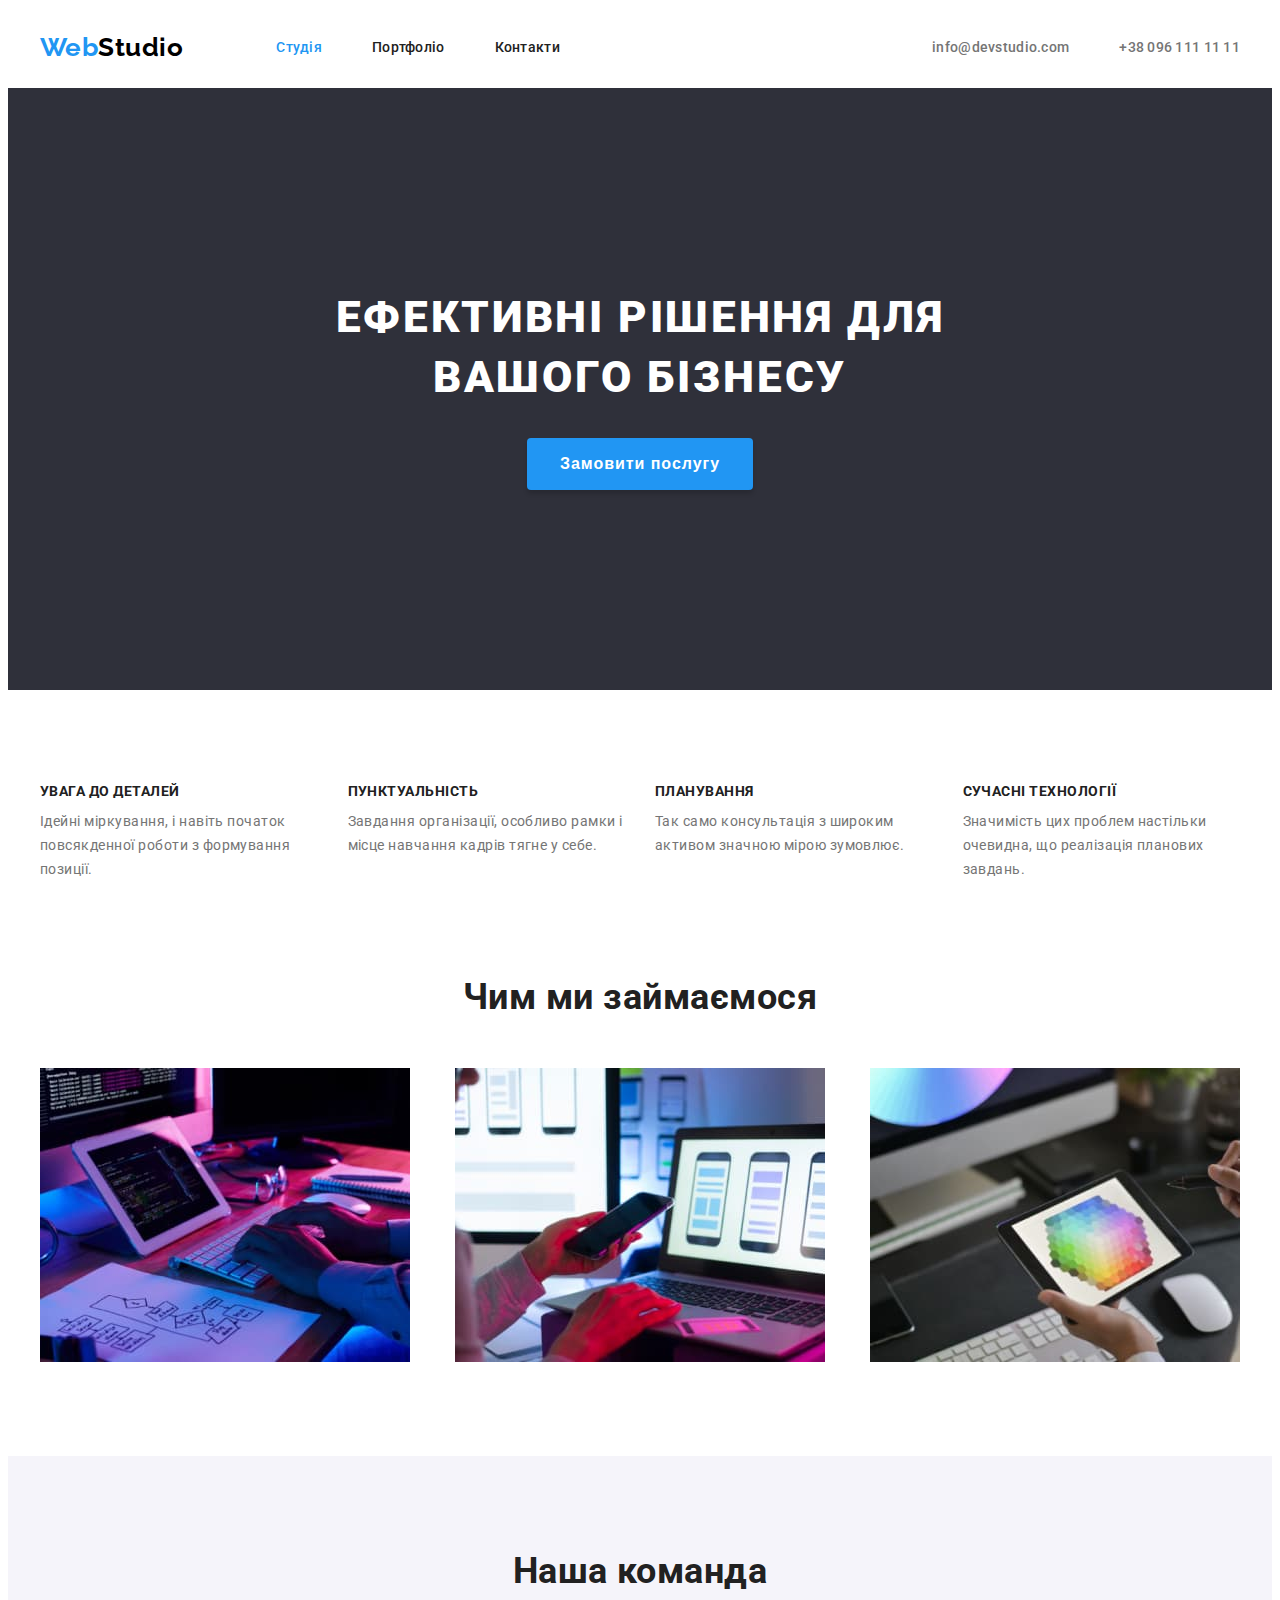
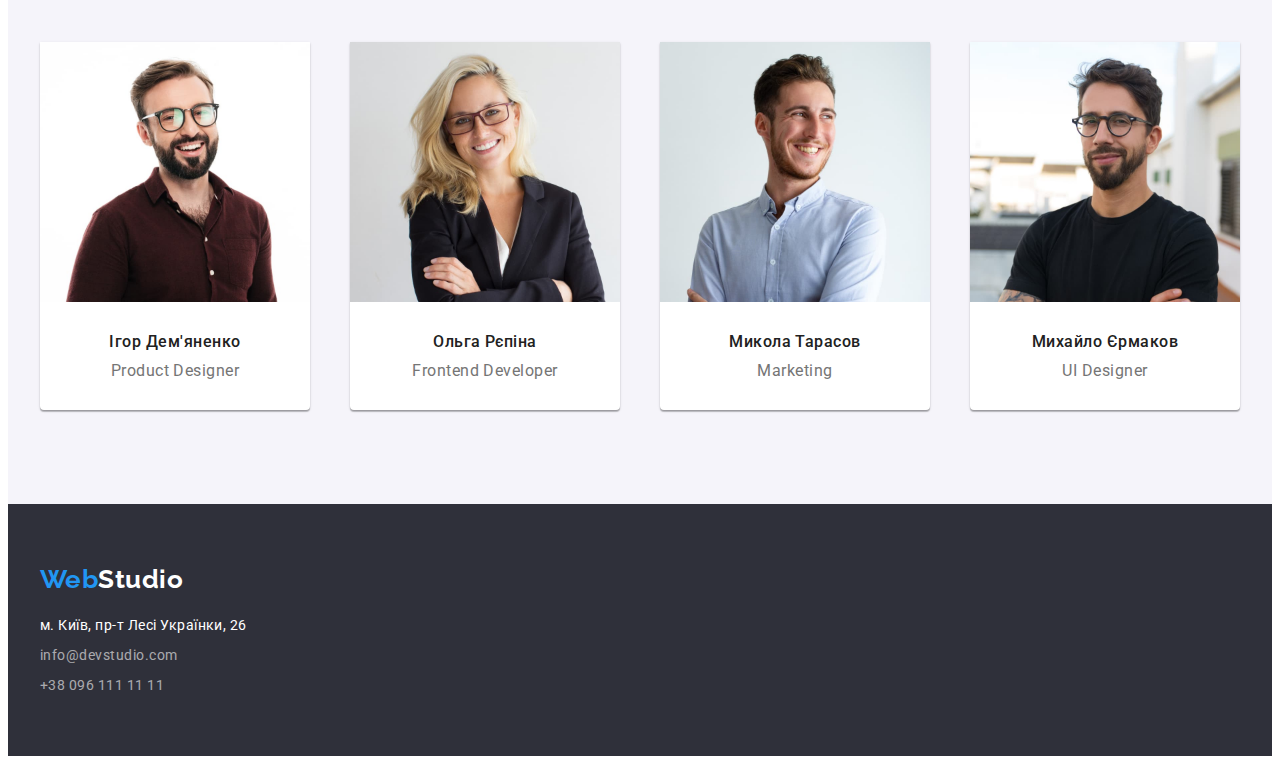
<file: index.html>
<!DOCTYPE html>
<html lang="uk">
  <head>
    <meta charset="UTF-8" />
    <meta http-equiv="X-UA-Compatible" content="IE=edge" />
    <meta name="viewport" content="width=device-width, initial-scale=1.0" />
    <title>Студія</title>
    <link rel="preconnect" href="https://fonts.googleapis.com" />
    <link rel="preconnect" href="https://fonts.gstatic.com" crossorigin />
    <link
      href="https://fonts.googleapis.com/css2?family=Raleway:wght@700&family=Roboto:wght@400;500;700;900&display=swap"
      rel="stylesheet"
    />
    <link
      rel="stylesheet"
      href="https://cdnjs.cloudflare.com/ajax/libs/modern-normalize/1.1.0/modern-normalize.min.css"
      integrity="sha512-wpPYUAdjBVSE4KJnH1VR1HeZfpl1ub8YT/NKx4PuQ5NmX2tKuGu6U/JRp5y+Y8XG2tV+wKQpNHVUX03MfMFn9Q=="
      crossorigin="anonymous"
      referrerpolicy="no-referrer"
    />
    <link rel="stylesheet" href="./css/styles.css" />
  </head>
  <body>
    <!-- Шапка сторінки -->
    <header class="page-header">
      <div class="header-container container">
        <a href="./index.html" class="logo-header link"
          ><span class="logo-start">Web</span>Studio</a
        >
        <!-- Навігація на інші сторінки -->
        <nav class="nav">
          <ul class="nav-list list">
            <li class="item"><a href="./index.html" class="nav-link link current">Студія</a></li>
            <li class="item"><a href="./portfolio.html" class="nav-link link">Портфоліо</a></li>
            <li class="item"><a href="#" class="nav-link link">Контакти</a></li>
          </ul>
        </nav>
        <ul class="contact-list list">
          <li class="item">
            <a href="mailto:info@devstudio.com" class="contact-link link">info@devstudio.com</a>
          </li>
          <li class="item">
            <a href="tel:+380961111111" class="contact-link link">+38 096 111 11 11</a>
          </li>
        </ul>
      </div>
    </header>
    <!-- Унікальний контент сторінки -->
    <main>
      <!-- Головна секція -->
      <section class="hero">
        <div class="hero-container container">
          <h1 class="hero-title">Ефективні рішення для вашого бізнесу</h1>
          <button type="button" class="hero-button button">Замовити послугу</button>
        </div>
      </section>
      <!-- Наші переваги -->
      <section class="advantages section">
        <div class="container">
          <h2 hidden>Наші переваги</h2>
          <ul class="advantages-list list">
            <li class="item">
              <h3 class="advantages-title">УВАГА ДО ДЕТАЛЕЙ</h3>
              <p class="advantages-text">
                Ідейні міркування, і навіть початок повсякденної роботи з формування позиції.
              </p>
            </li>
            <li class="item">
              <h3 class="advantages-title">ПУНКТУАЛЬНІСТЬ</h3>
              <p class="advantages-text">
                Завдання організації, особливо рамки і місце навчання кадрів тягне у себе.
              </p>
            </li>
            <li class="item">
              <h3 class="advantages-title">ПЛАНУВАННЯ</h3>
              <p class="advantages-text">
                Так само консультація з широким активом значною мірою зумовлює.
              </p>
            </li>
            <li class="item">
              <h3 class="advantages-title">СУЧАСНІ ТЕХНОЛОГІЇ</h3>
              <p class="advantages-text">
                Значимість цих проблем настільки очевидна, що реалізація планових завдань.
              </p>
            </li>
          </ul>
        </div>
      </section>
      <!-- Чим ми займаємося -->
      <section class="work section">
        <div class="container">
          <h2 class="work-title title">Чим ми займаємося</h2>
          <ul class="work-list list">
            <li class="item">
              <img
                src="./images/what-we-do-01.jpg"
                alt="Десктопна версія проєкту"
                width="370"
                height="294"
              />
            </li>
            <li class="item">
              <img
                src="./images/what-we-do-02.jpg"
                alt="Версія проєкту для ноутбуку"
                width="370"
                height="294"
              />
            </li>
            <li class="item">
              <img
                src="./images/what-we-do-03.jpg"
                alt="Планшетна версія проєкту"
                width="370"
                height="294"
              />
            </li>
          </ul>
        </div>
      </section>
      <!-- Наша команда -->
      <section class="team section">
        <div class="container">
          <h2 class="team-title title">Наша команда</h2>
          <ul class="team-list list">
            <li class="item">
              <img src="./images/team-01.jpg" alt="Ігор Дем'яненко" width="270" height="260" />
              <h3 class="team-subtitle">Ігор Дем'яненко</h3>
              <p lang="en" class="team-text">Product Designer</p>
            </li>
            <li class="item">
              <img src="./images/team-02.jpg" alt="Ольга Рєпіна" width="270" height="260" />
              <h3 class="team-subtitle">Ольга Рєпіна</h3>
              <p lang="en" class="team-text">Frontend Developer</p>
            </li>
            <li class="item">
              <img src="./images/team-03.jpg" alt="Микола Тарасов" width="270" height="260" />
              <h3 class="team-subtitle">Микола Тарасов</h3>
              <p lang="en" class="team-text">Marketing</p>
            </li>
            <li class="item">
              <img src="./images/team-04.jpg" alt="Михайло Єрмаков" width="270" height="260" />
              <h3 class="team-subtitle">Михайло Єрмаков</h3>
              <p lang="en" class="team-text">UI Designer</p>
            </li>
          </ul>
        </div>
      </section>
    </main>
    <!-- Підвал сторінки -->
    <footer class="page-footer">
      <div class="footer-container container">
        <a href="./index.html" class="logo-footer link"
          ><span class="logo-start">Web</span>Studio</a
        >
        <address class="address">
          <ul class="address-list list">
            <li class="item">
              <a
                href="https://www.google.com/maps/"
                target="_blank"
                rel="noopener noreferrer"
                class="address-map link"
                >м. Київ, пр-т Лесі Українки, 26</a
              >
            </li>
            <li class="item">
              <a href="mailto:info@devstudio.com" class="address-link link">info@devstudio.com</a>
            </li>
            <li class="item">
              <a href="tel:+380961111111" class="address-link link">+38 096 111 11 11</a>
            </li>
          </ul>
        </address>
      </div>
    </footer>
  </body>
</html>
</file>
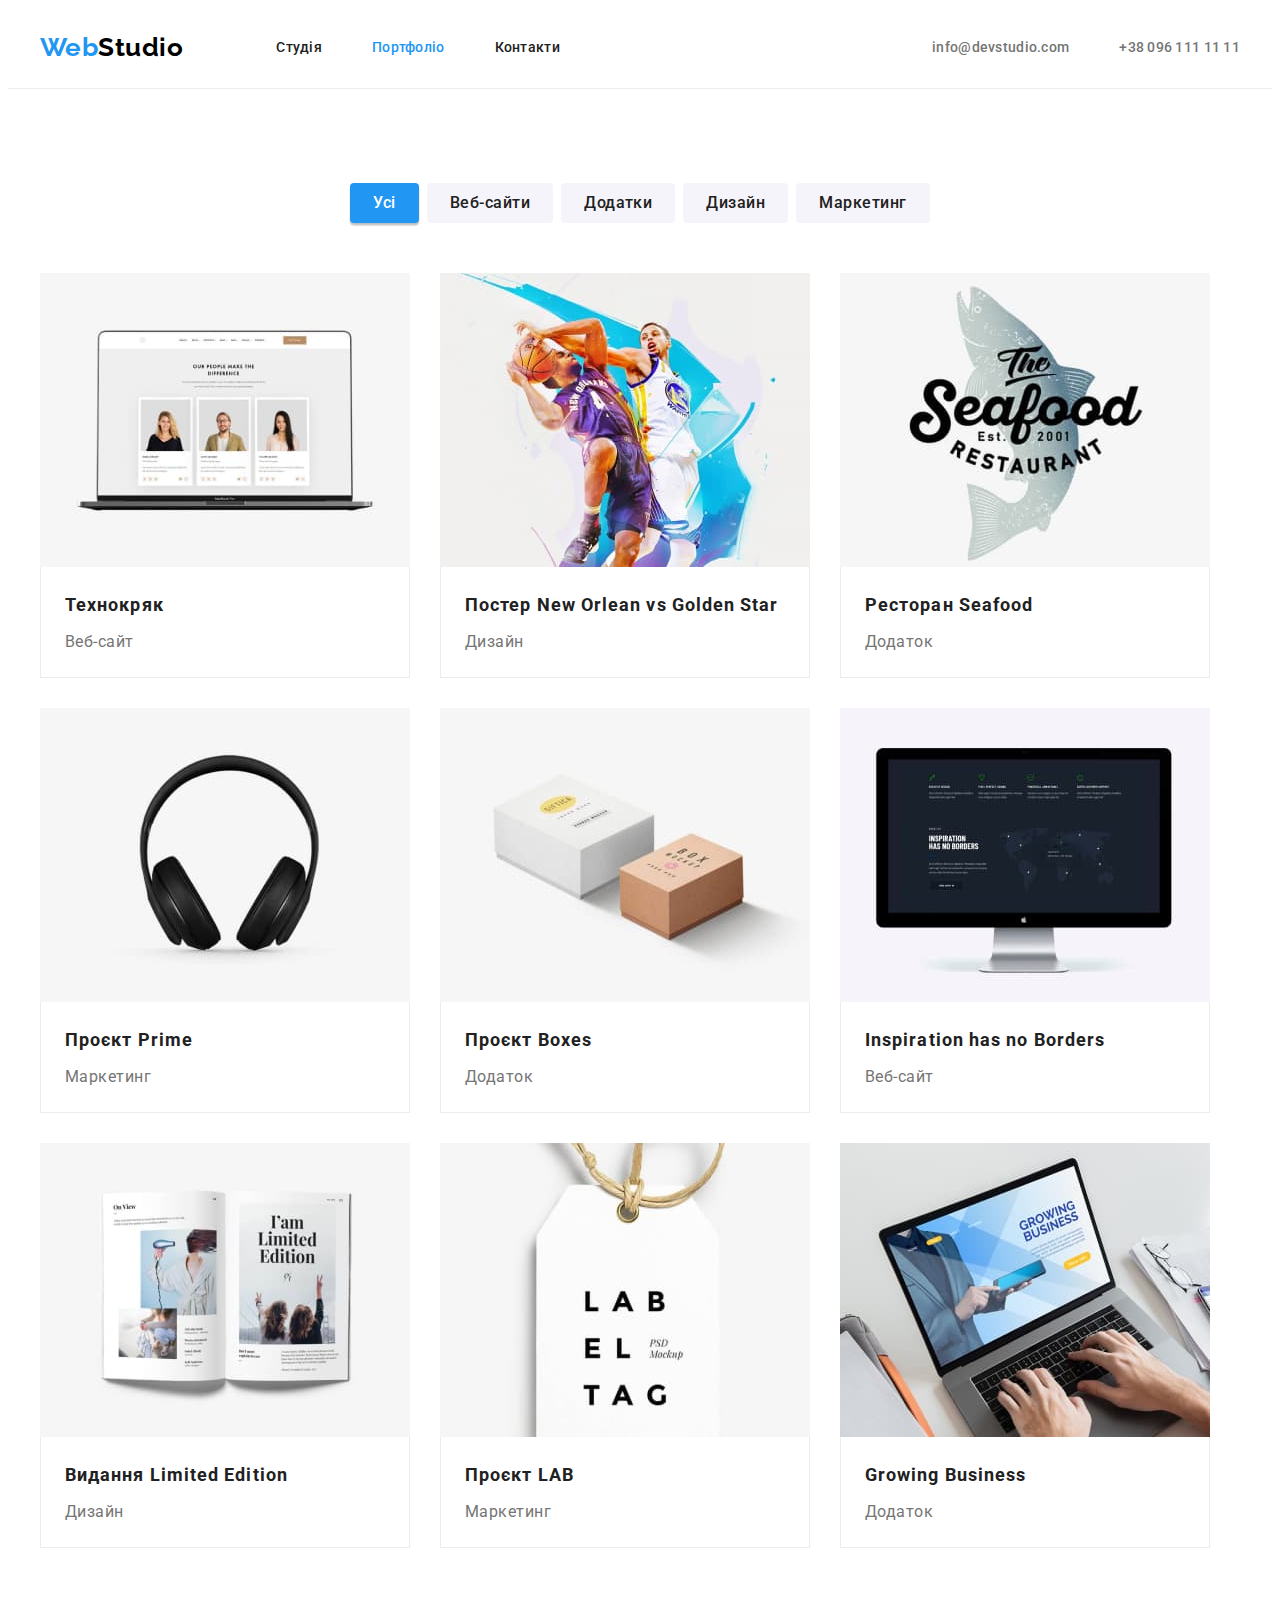
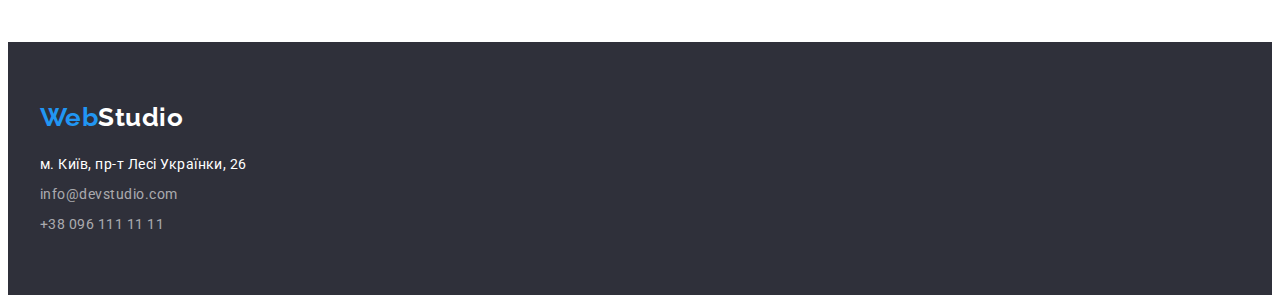
<file: portfolio.html>
<!DOCTYPE html>
<html lang="uk">
  <head>
    <meta charset="UTF-8" />
    <meta http-equiv="X-UA-Compatible" content="IE=edge" />
    <meta name="viewport" content="width=device-width, initial-scale=1.0" />
    <title>Портфоліо</title>
    <link rel="preconnect" href="https://fonts.googleapis.com" />
    <link rel="preconnect" href="https://fonts.gstatic.com" crossorigin />
    <link
      href="https://fonts.googleapis.com/css2?family=Raleway:wght@700&family=Roboto:wght@400;500;700;900&display=swap"
      rel="stylesheet"
    />
    <link
      rel="stylesheet"
      href="https://cdnjs.cloudflare.com/ajax/libs/modern-normalize/1.1.0/modern-normalize.min.css"
      integrity="sha512-wpPYUAdjBVSE4KJnH1VR1HeZfpl1ub8YT/NKx4PuQ5NmX2tKuGu6U/JRp5y+Y8XG2tV+wKQpNHVUX03MfMFn9Q=="
      crossorigin="anonymous"
      referrerpolicy="no-referrer"
    />
    <link rel="stylesheet" href="./css/styles.css" />
  </head>
  <body>
    <!-- Шапка сторінки -->
    <header class="page-header">
      <div class="header-container container">
        <a href="./index.html" class="logo-header link"
          ><span class="logo-start">Web</span>Studio</a
        >
        <!-- Навігація на інші сторінки -->
        <nav class="nav">
          <ul class="nav-list list">
            <li class="item"><a href="./index.html" class="nav-link link">Студія</a></li>
            <li class="item">
              <a href="./portfolio.html" class="nav-link link current">Портфоліо</a>
            </li>
            <li class="item"><a href="#" class="nav-link link">Контакти</a></li>
          </ul>
        </nav>
        <ul class="contact-list list">
          <li class="item">
            <a href="mailto:info@devstudio.com" class="contact-link link">info@devstudio.com</a>
          </li>
          <li class="item">
            <a href="tel:+380961111111" class="contact-link link">+38 096 111 11 11</a>
          </li>
        </ul>
      </div>
    </header>
    <!-- Унікальний контент сторінки -->
    <main>
      <!-- Виконані роботи -->
      <section class="portfolio section">
        <div class="container">
          <h1 hidden>Виконані роботи</h1>
          <ul class="filter-list list">
            <li><button type="button" class="filter-button active button">Усі</button></li>
            <li><button type="button" class="filter-button button">Веб-сайти</button></li>
            <li><button type="button" class="filter-button button">Додатки</button></li>
            <li><button type="button" class="filter-button button">Дизайн</button></li>
            <li><button type="button" class="filter-button button">Маркетинг</button></li>
          </ul>
          <ul class="portfolio-list list">
            <li>
              <a href="#" class="portfolio-link link">
                <img
                  src="./images/portfolio-01.jpg"
                  alt="Веб-сайт Технокряк на екрані ноутбука"
                  width="370"
                  height="294"
                />
                <div class="portfolio-card">
                  <h2 class="portfolio-title">Технокряк</h2>
                  <p class="portfolio-text">Веб-сайт</p>
                </div>
              </a>
            </li>
            <li>
              <a href="#" class="portfolio-link link">
                <img
                  src="./images/portfolio-02.jpg"
                  alt="Дизайн постеру команд баскетболу"
                  width="370"
                  height="294"
                />
                <div class="portfolio-card">
                  <h2 class="portfolio-title">Постер New Orlean vs Golden Star</h2>
                  <p class="portfolio-text">Дизайн</p>
                </div>
              </a>
            </li>
            <li>
              <a href="#" class="portfolio-link link">
                <img
                  src="./images/portfolio-03.jpg"
                  alt="Логотип ресторана Seafood"
                  width="370"
                  height="294"
                />
                <div class="portfolio-card">
                  <h2 class="portfolio-title">Ресторан Seafood</h2>
                  <p class="portfolio-text">Додаток</p>
                </div>
              </a>
            </li>
            <li>
              <a href="#" class="portfolio-link link">
                <img src="./images/portfolio-04.jpg" alt="Навушники" width="370" height="294" />
                <div class="portfolio-card">
                  <h2 class="portfolio-title">Проєкт Prime</h2>
                  <p class="portfolio-text">Маркетинг</p>
                </div>
              </a>
            </li>
            <li>
              <a href="#" class="portfolio-link link">
                <img src="./images/portfolio-05.jpg" alt="Дві коробки" width="370" height="294" />
                <div class="portfolio-card">
                  <h2 class="portfolio-title">Проєкт Boxes</h2>
                  <p class="portfolio-text">Додаток</p>
                </div>
              </a>
            </li>
            <li>
              <a href="#" class="portfolio-link link">
                <img
                  src="./images/portfolio-06.jpg"
                  alt="Веб-сайт на екрані монітору"
                  width="370"
                  height="294"
                />
                <div class="portfolio-card">
                  <h2 class="portfolio-title">Inspiration has no Borders</h2>
                  <p class="portfolio-text">Веб-сайт</p>
                </div>
              </a>
            </li>
            <li>
              <a href="#" class="portfolio-link link">
                <img
                  src="./images/portfolio-07.jpg"
                  alt="Лімітоване видання у журналі"
                  width="370"
                  height="294"
                />
                <div class="portfolio-card">
                  <h2 class="portfolio-title">Видання Limited Edition</h2>
                  <p class="portfolio-text">Дизайн</p>
                </div>
              </a>
            </li>
            <li>
              <a href="#" class="portfolio-link link">
                <img src="./images/portfolio-08.jpg" alt="Лейбл LAB" width="370" height="294" />
                <div class="portfolio-card">
                  <h2 class="portfolio-title">Проєкт LAB</h2>
                  <p class="portfolio-text">Маркетинг</p>
                </div>
              </a>
            </li>
            <li>
              <a href="#" class="portfolio-link link">
                <img
                  src="./images/portfolio-09.jpg"
                  alt="Додаток Growing Business, відкритий на ноутбуці"
                  width="370"
                  height="294"
                />
                <div class="portfolio-card">
                  <h2 class="portfolio-title">Growing Business</h2>
                  <p class="portfolio-text">Додаток</p>
                </div>
              </a>
            </li>
          </ul>
        </div>
      </section>
    </main>
    <!-- Підвал сторінки -->
    <footer class="page-footer">
      <div class="footer-container container">
        <a href="./index.html" class="logo-footer link"
          ><span class="logo-start">Web</span>Studio</a
        >
        <address class="address">
          <ul class="address-list list">
            <li class="item">
              <a
                href="https://www.google.com/maps/"
                target="_blank"
                rel="noopener noreferrer"
                class="address-map link"
                >м. Київ, пр-т Лесі Українки, 26</a
              >
            </li>
            <li class="item">
              <a href="mailto:info@devstudio.com" class="address-link link">info@devstudio.com</a>
            </li>
            <li class="item">
              <a href="tel:+380961111111" class="address-link link">+38 096 111 11 11</a>
            </li>
          </ul>
        </address>
      </div>
    </footer>
  </body>
</html>
</file>
<file: css/styles.css>
:root {
	--main-color: #212121;
	--brand-color: #2196f3;
	--text-color: #757575;
	--additional-color: #ffffff;
	--header-logo-color: #000000;
	--button-color: #f5f4fa;
	--hero-bg-color: #2f303a;
	--line-color: #ececec;
}

/* Загальні стилі */

body {
	font-family: "Roboto", sans-serif;
	color: var(--main-color);
	letter-spacing: 0.03em;
}

h1,
h2,
h3,
h4,
h5,
h6,
p {
	margin: 0;
}

ul {
	padding: 0;
	margin: 0;
}

img {
	display: block;
	max-width: 100%;
	height: auto;
}

.container {
	margin-left: auto;
	margin-right: auto;
	width: 1200px;
	padding: 0 15px;
}

.section {
	padding-top: 94px;
	padding-bottom: 94px;
}

.link {
	text-decoration: none;
	color: inherit;
}

.list > li {
	list-style: none;
}

/* Усі кнопки */
.button {
	cursor: pointer;
}

/* Заголовок секцій H2 */
.title {
	font-weight: 700;
	font-size: 36px;
	line-height: 1.17;
	text-align: center;

	color: var(--main-color);
}

/* Шапка */
.page-header {
}

.header-container {
	display: flex;
	align-items: center;
}

.logo-header {
	margin-right: 93px;
	padding-top: 24px;
	padding-bottom: 25px;

	font-family: "Raleway", sans-serif;
	font-weight: 700;
	font-size: 26px;
	line-height: 1.2;

	color: var(--header-logo-color);
}
.logo-start {
	color: var(--brand-color);
}

/* Навігація */
.nav {
	font-weight: 500;
	font-size: 14px;
	line-height: 1.14;
	letter-spacing: 0.02em;
}
.nav-list {
	display: flex;
}
.nav .item + .item {
	margin-left: 50px;
}
.nav-link {
	display: block;
	padding-top: 32px;
	padding-bottom: 32px;

	color: var(--main-color);
}
.nav-link:hover,
.nav-link:focus {
	color: var(--brand-color);
}
.current {
	color: var(--brand-color);
}

/* Контакти */
.contact-list {
	display: flex;
	margin-left: auto;
}

.contact-list .item + .item {
	margin-left: 50px;
}

.contact-link {
	display: block;

	font-weight: 500;
	font-size: 14px;
	line-height: 1.14;
	letter-spacing: 0.02em;
	color: var(--text-color);
}
.contact-link:hover,
.contact-link:focus {
	color: var(--brand-color);
}

/* Головна секція */
.hero {
	padding-top: 200px;
	padding-bottom: 200px;

	text-align: center;

	background: var(--hero-bg-color);
}
.hero-container {
	width: 696px;
}

.hero-title {
	margin-bottom: 30px;

	font-weight: 900;
	font-size: 44px;
	line-height: 1.36;

	text-align: center;
	letter-spacing: 0.06em;
	text-transform: uppercase;

	color: var(--additional-color);
}
.hero-button {
	padding: 10px 32px;
	border-radius: 4px;
	border: 1px solid transparent;

	background: var(--brand-color);
	box-shadow: 0px 4px 4px rgba(0, 0, 0, 0.15);
	font-weight: 700;
	font-size: 16px;
	line-height: 1.88;

	letter-spacing: 0.06em;

	color: var(--additional-color);
}

/* Наші переваги */
.advantages {
}
.advantages-list {
	display: flex;
}
.advantages-list .item {
	flex-basis: calc((100% - 3 * 30px) / 4);
}
.advantages-list .item + .item {
	margin-left: 30px;
}
.advantages-title {
	margin-bottom: 10px;

	font-weight: 700;
	font-size: 14px;
	line-height: 1.14;
	text-transform: uppercase;

	color: var(--main-color);
}
.advantages-text {
	font-size: 14px;
	line-height: 1.71;

	color: var(--text-color);
}

/* Чим ми займаємося */
.work {
	padding-top: 0px;
}
.work-title {
	margin-bottom: 50px;
}
.work-list {
	display: flex;
	justify-content: space-between;
}
.work-list .item {
}

/* Наша команда */
.team {
	background-color: var(--button-color);
}
.team-title {
	margin-bottom: 50px;
}
.team-list {
	display: flex;
	justify-content: space-between;
}
.team-list .item {
	background: var(--additional-color);
	box-shadow: 0px 1px 3px rgba(0, 0, 0, 0.12), 0px 1px 1px rgba(0, 0, 0, 0.14), 0px 2px 1px rgba(0, 0, 0, 0.2);
	border-radius: 0px 0px 4px 4px;
}

.team-list .item + .item {
	margin-left: 30px;
}
.team-subtitle {
	margin-top: 30px;

	font-size: 16px;
	font-weight: 500;
	line-height: 1.19;

	text-align: center;

	color: var(--main-color);
}
.team-text {
	margin-top: 10px;
	margin-bottom: 30px;
	line-height: 1.19;

	text-align: center;

	color: var(--text-color);
}

/* Портфоліо */
.portfolio {
	border-top: 1px solid var(--line-color);
}
.filter-list {
	display: flex;
	justify-content: center;
	gap: 8px;
	margin-bottom: 50px;
}
.filter-list .filter-button {
	font-family: inherit;
	font-size: inherit;
	font-weight: 500;
	line-height: 1.62;
	letter-spacing: inherit;

	color: var(--main-color);

	background: var(--button-color);
}
.filter-button {
	padding: 6px 22px;
	border-radius: 4px;
	border: 1px solid transparent;
}
.filter-button.active {
	box-shadow: 0px 3px 1px rgba(0, 0, 0, 0.1), 0px 1px 2px rgba(0, 0, 0, 0.08), 0px 2px 2px rgba(0, 0, 0, 0.12);

	font-weight: 500;
	line-height: 1.62;

	color: var(--additional-color);

	background: var(--brand-color);
}

.filter-button:hover,
.filter-button:focus {
	color: var(--additional-color);

	background: var(--brand-color);
}
.portfolio-list {
	display: flex;
	flex-wrap: wrap;
	gap: 30px;
}
.portfolio-list li {
	background: #ffffff;
}
.portfolio-link {
}
.portfolio-card {
	border-left: 1px solid var(--line-color);
	border-right: 1px solid var(--line-color);
	border-bottom: 1px solid var(--line-color);
	padding: 20px 24px;
}
.portfolio-title {
	margin-bottom: 4px;

	font-weight: 700;
	font-size: 18px;
	line-height: 2;

	letter-spacing: 0.06em;

	color: var(--main-color);
}
.portfolio-text {
	line-height: 1.88;

	color: var(--text-color);
}

/* Підвал сторінки */
.page-footer {
	background: var(--hero-bg-color);
	padding-top: 60px;
	padding-bottom: 60px;
}
.footer-container {
}
.logo-footer {
	display: block;
	margin-bottom: 20px;
	font-family: "Raleway", sans-serif;
	font-weight: 700;
	font-size: 26px;
	line-height: 1.2;

	color: var(--additional-color);
}
.address {
	font-style: normal;
}
.address-list {
	font-size: 14px;
	line-height: 1.5;
}
.address-list li:not(:last-child) {
	margin-bottom: 9px;
}

.address-map {
	color: var(--additional-color);
}
.address-link {
	color: rgba(255, 255, 255, 0.6);
}
.address-map:hover,
.address-map:focus,
.address-link:hover,
.address-link:focus {
	color: var(--brand-color);
}
</file>
